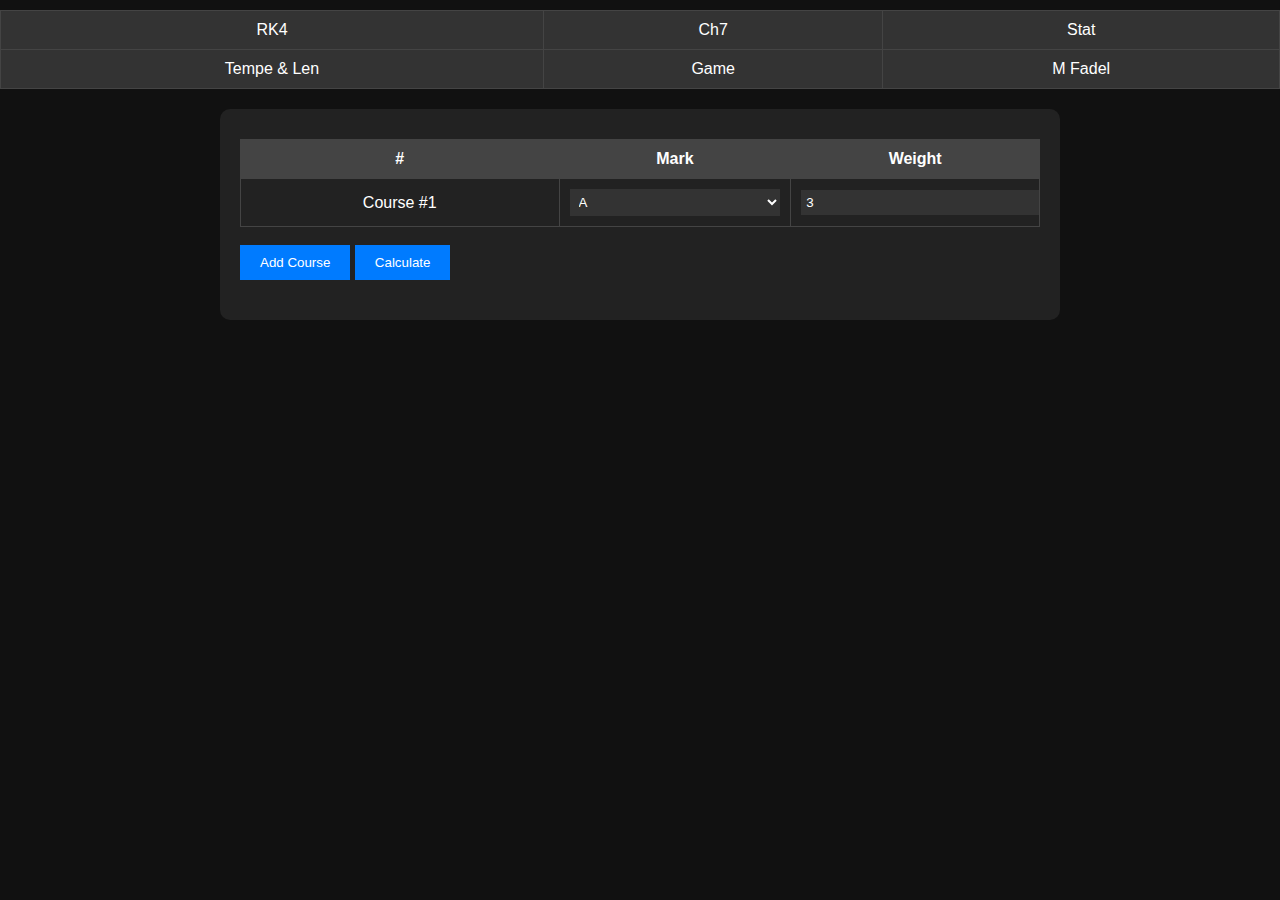
<file: index.html>
<!DOCTYPE html>
<html lang="en">
<head>
    <meta charset="UTF-8">
    <meta name="viewport" content="width=device-width, initial-scale=1.0">
    <title>AlyaF3i</title>
    <link rel="stylesheet" type="text/css" href="styles.css">
    <script src="script.js"></script>

</head>
<body>
    <table id="Pageheader">
        <tr>
            <td onclick="window.location.href='RK4.html'">RK4</td>
            <td onclick="window.location.href='CH7.html'">Ch7</td>
            <td onclick="window.location.href='Calc.html'">Stat</td>
        </tr>
        <tr>
            <td onclick="window.location.href='Calculator/index.html'">Tempe & Len</td>
            <td onclick="window.location.href='game/index.html'">Game</td>
            <td onclick="window.location.href='MFadel.html'">M Fadel</td>
        </tr>
    </table>

    <form method="post" onsubmit="return false">

        <table id="normalTable">
            <thead>
                <tr>
                    <th>#</th>
                    <th>Mark</th>
                    <th>Weight</th>
                </tr>
            </thead>
            <tbody id="courseList">
                <!-- Existing course rows will go here -->
                <tr>
                    <td>Course #1</td>
                    <td>
                        <select name="m1" id="1">
                            <option value="4">A</option>
                            <option value="3.5">B+</option>
                            <option value="3">B</option>
                            <option value="2.5">C+</option>
                            <option value="2">C</option>
                            <option value="1.5">D+</option>
                            <option value="1">D</option>
                            <option value="0">F</option>
                        </select>
                    </td>
                    <td><input type="number" name="w1" max="4" min="0" step="1" value="3"></td>
                </tr>
            </tbody>
        </table>
        <br>
        <button onclick="addCourse()">Add Course</button>
        <button onclick="calculateGPA()">Calculate</button>
        <h2 id="gpaOutput"></h2>
    </form>
    

</body>
</html>
</file>
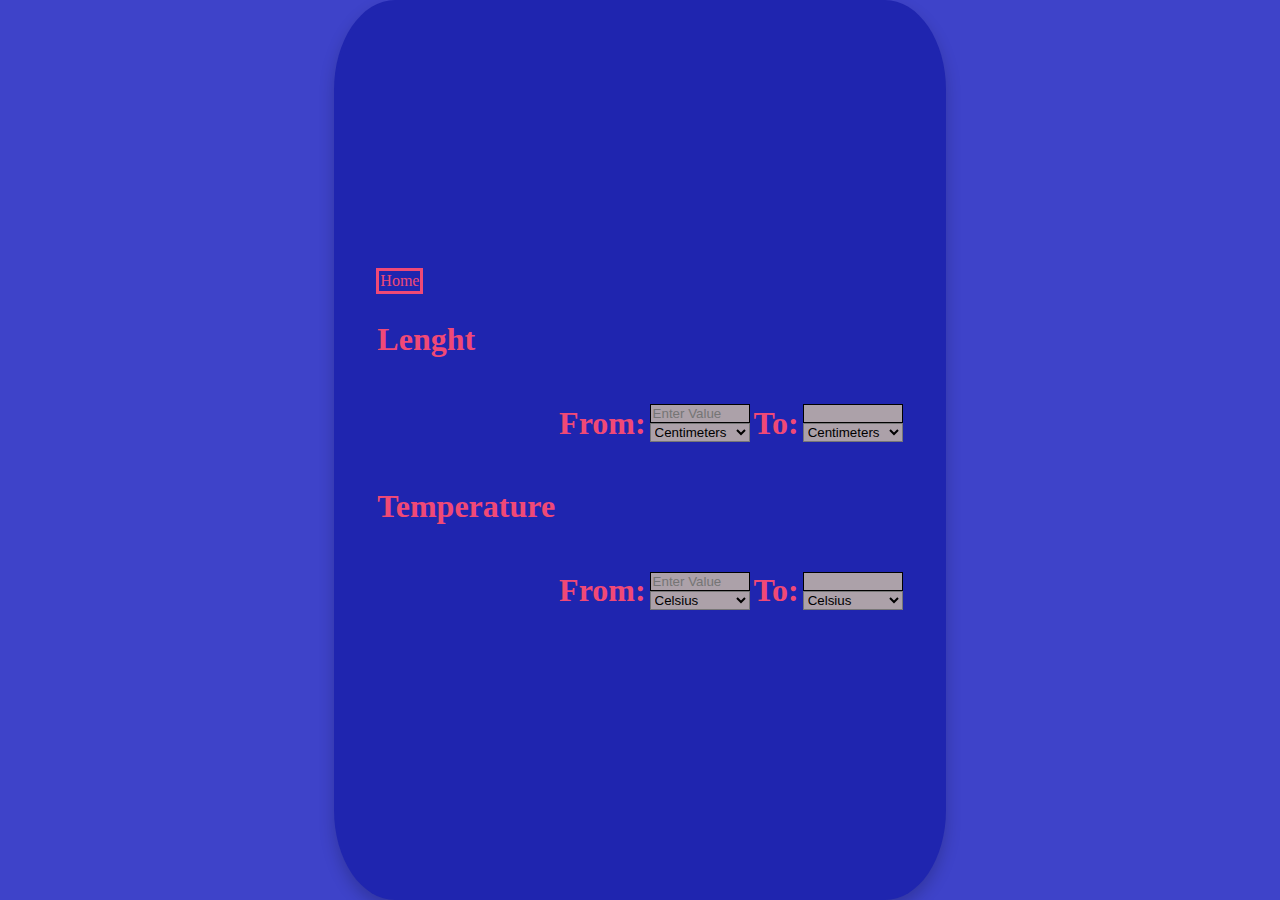
<file: Calculator/index.html>
<!DOCTYPE html>
<html lang="en">

<head>
    <meta charset="UTF-8">
    <meta http-equiv="X-UA-Compatible" content="IE=edge">
    <meta name="viewport" content="width=device-width, initial-scale=1.0">
    <title>Challenge</title>
    <link rel="stylesheet" type="text/css" href="style.css">
    <style>
        #form td {
            margin: 5px;
        }

    </style>
    <script>
        function calculateDistance() {
            let temp = toMeter(ID("fromDn") * 1, ID("Fromd"));
            let num = FromMeter(temp, ID("tod"));
            document.getElementById("toDn").value = `${num}`;
        }
        function ID(string) {
            return document.getElementById(string).value;
        }
        function FromMeter(num, name) {
            if (name == "cm")
                return num * 100;
            if (name === "m")
                return num;
            if (name === "km")
                return num / 1000;
            if (name === "ml")
                return num/1609.344;
            if (name === "yard")
                return num * 1.0936133;
            if (name === "ft")
                return num * 3.28;
            if (name === "inch")
                return num * 39.37;
        }
        function toMeter(num, name) {
            if (name == "cm")
                return num / 100;
            if (name === "m")
                return num;
            if (name === "km")
                return num * 1000;
            if (name === "ml")
                return 1609.344 * num;
            if (name === "yard")
                return num / 1.0936133;
            if (name === "ft")
                return num / 3.28;
            if (name === "inch")
                return num / 39.37;
        }
        function calculateTemp() {
            let temp = toCelsius(ID("fromTn") * 1, ID("Fromt"));
            let num = FromCelsius(temp, ID("tot"));
            document.getElementById("toTn").value = `${num}`;
        }
        function ID(string) {
            return document.getElementById(string).value;
        }
        function FromCelsius(num, name) {
            if (name == "f")
                return (num) * 9 / 5 + 32;
            else if (name === "k")
                return num + 273.15;
            else
                return num;

        }
        function toCelsius(num, name) {
            if (name == "f")
                return (num - 32) * 5 / 9;
            else if (name === "k")
                return num - 273.15;
            else
                return num;

        }
    </script>
</head>
<table style="border: 3 solid #f04976; background-color: ;">
    <tr>
        <td style="border: 3px solid #f04976; background-color:  #1f25AF; color:#f04976; " onclick="window.location.href='../index.html'">Home</td>
    </tr>
</table>
<body>
    <form onsubmit="return false;">
        <table id="form">
            <tr>
                <td colspan="4"><h1>Lenght</h1></td>
            </tr>
            <tr>
                <td></td>
                <td>
                    <h1>From: </h1>
                </td>
                <td>
                    <input placeholder="Enter Value" type="number" oninput="calculateDistance()" id="fromDn" step="0.0001"><br>
                    <select oninput="calculateDistance()" id="Fromd">
                        <option value="cm">Centimeters</option>
                        <option value="m">Meters</option>
                        <option value="km">Kilometers</option>
                        <option value="ml">Miles</option>
                        <option value="yard">Yard</option>
                        <option value="ft">Foot</option>
                        <option value="inch">Inch</option>
                    </select>
                </td>
                <td>
                    <h1>To: </h1>
                </td>
                <td>
                    <input type="text" id="toDn" step="0.0001" disabled><br>
                    <select oninput="calculateDistance()" id="tod">
                        <option value="cm">Centimeters</option>
                        <option value="m">Meters</option>
                        <option value="km">Kilometers</option>
                        <option value="ml">Miles</option>
                        <option value="yard">Yard</option>
                        <option value="ft">Foot</option>
                        <option value="inch">Inch</option>
                    </select>
                </td>
            </tr>
            <tr>
                <td><h1>Temperature</h1></td>
            </tr>

            <tr>
                <td></td>
                <td>
                    <h1>From: </h1>
                </td>
                <td>
                    <input placeholder="Enter Value" oninput="calculateTemp()" type="number" id="fromTn" step="0.0001"><br>
                    <select oninput="calculateTemp()" id="Fromt">
                        <option value="c">Celsius</option>
                        <option value="f">Fahrenheit</option>
                        <option value="k">Kelvin</option>
                    </select>
                </td>
                <td>
                    <h1 colspan="6">To: </h1>
                </td>
                <td>
                    <input type="text" id="toTn" step="0.0001" disabled><br>
                    <select oninput="calculateTemp()" id="tot">
                        <option value="c">Celsius</option>
                        <option value="f">Fahrenheit</option>
                        <option value="k">Kelvin</option>
                    </select>
                </td>
            </tr>

        </table>
    </form>
</body>

</html>
</file>
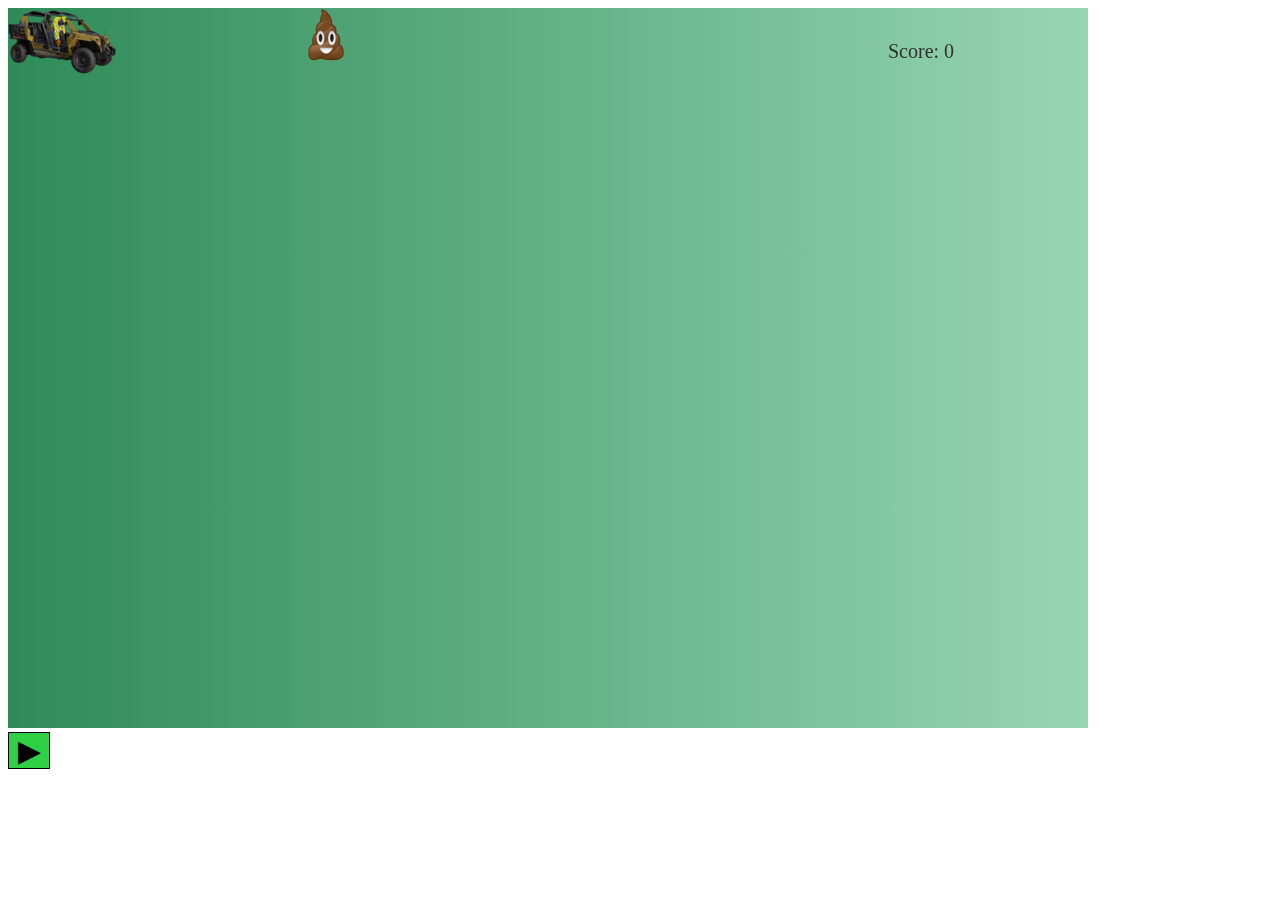
<file: game/index.html>
<!DOCTYPE html>
<html lang="en">
<head>
    <style>
    </style>
    <title>The Best's Game</title>
    <style>
        #audiobtn{
            font-size: 30px;
            border: 1px solid black;
            width: 40px;
            text-align: center;
        }
    </style>

</head>
<body onload="startGame()">
    <script>
        function audio(){
            if (document.getElementById('audio').paused){
                document.getElementById('audiobtn').innerText = "■"/*"&#9654"*/;
                document.getElementById('audiobtn').style = "background-color: rgb(255, 100, 100);"
                document.getElementById('audio').play();
            }else{
                document.getElementById('audiobtn').innerText = "▶"/*"&#9632"*/;
                document.getElementById('audiobtn').style = "background-color: rgb(45, 209, 67);"
                document.getElementById('audio').pause();
            }
        }
        //
        //Variables
        //
        var myGamePiece;
        var Monsters = [];
        var score = 0;
        var loop;
        var coin;
        var coins_val = 50;
        //
        //
        //
        function startGame() {
            myGameArea.start();
            myGamePiece = new Character(108, 72, 0, 0,5, 'Character');
            coin = new Character(36, 54, 300, 0,1, 'Cholat', true);
            loop = setInterval(updateGame,50);
        }
        
        var myGameArea = {
            canvas  : document.createElement("canvas"),
            start   : function() {
                this.canvas.id = "MyCanvas";
                this.canvas.style = "background-image: linear-gradient(to right, seagreen, rgb(152, 214, 179))";
                this.canvas.width = 1080;
                this.canvas.height = 720;
                this.context = this.canvas.getContext("2d");
                document.body.prepend(this.canvas);
            },
            updateScore : function(){
                this.context.font = "20px Comic Sans MS";
                this.context.fillStyle = "#303030";
                this.context.textAlign = "left";
                this.context.fillText(`Score: ${score}`, this.canvas.width - 200, 50);
            },
            clear : function() {
                this.context.clearRect(0, 0, this.canvas.width, this.canvas.height);
                this.updateScore();
            },
            end : function(){
                this.clear();
                document.body.removeEventListener('onkeydown',console.log("You Lost Don't Watch The Logs"));
                this.context.font = "100px Comic Sans MS";
                this.context.fillStyle = "red";
                this.context.textAlign = "center";
                this.context.fillText("You lost", this.canvas.width/2, this.canvas.height/2-45);
                this.context.fillText(`Your Score: ${score}`, this.canvas.width/2, this.canvas.height/2+45);
            }
        }

        document.body.addEventListener('keypress', event => {
            let key = event.key.toLowerCase();
            if (key === 'w'){
                myGamePiece.update('up');
            } else if (key === 's'){
                myGamePiece.update('down');
            }else if (key === 'd'){
                myGamePiece.update('right');
            }else if (key === 'a'){
                myGamePiece.update('left');
            }
        });

        function Character(width, height, x, y, speed, img_name, looks_same = false) {
            this.spong = new Image();
            this.img_name = img_name;
            this.looks_same = looks_same;
            this.spong.src = this.looks_same?`img/${this.img_name}.png`:`img/${img_name}Right.png`;
            this.width = width;
            this.height = height;
            this.x = x;
            this.y = y;
            this.speed = speed;
            myGameArea.context.drawImage(this.spong,this.x,this.y,this.width,this.height);
            this.UpdateXY = function(x,y){
                if (x + this.width > myGameArea.width)
                    x = myGameArea.width - this.width;
                else if (x < 0)
                    x = 0;
                if (y + this.height > myGameArea.height)
                    y = myGameArea.height - this.height;
                else if (y < 0)
                    y = 0;
                this.x = x;
                this.y = y
            }
            this.right = function(){
                this.spong.src = this.looks_same?`img/${this.img_name}.png`:`img/${this.img_name}Right.png`;
                if (this.width < this.height){
                    let temp = this.width;
                    this.width = this.height;
                    this.height = temp;
                }
                this.UpdateXY(this.x + this.speed, this.y);
            }
            this.left = function(){

                this.spong.src = this.looks_same?`img/${this.img_name}.png`:`img/${this.img_name}Left.png`;
                if (this.width < this.height){
                    let temp = this.width;
                    this.width = this.height;
                    this.height = temp;
                }
                this.UpdateXY(this.x - this.speed, this.y);
            }
            this.up = function(){
                this.spong.src = this.looks_same?`img/${this.img_name}.png`:`img/${this.img_name}Up.png`;
                if (this.width > this.height){
                    let temp = this.width;
                    this.width = this.height;
                    this.height = temp;
                }
                this.UpdateXY(this.x, this.y - this.speed);
            }
            this.down = function(){
                this.spong.src = this.looks_same?`img/${this.img_name}.png`:`img/${this.img_name}Down.png`;
                if (this.width > this.height){
                    let temp = this.width;
                    this.width = this.height;
                    this.height = temp;
                }
                this.UpdateXY(this.x, this.y + this.speed);
            }
            this.update = function(way){
                switch (way){
                    case "right":
                        this.right();
                        break;
                    case "left":
                        this.left();
                        break;
                    case "up":
                        this.up();
                        break;
                    case "down":
                        this.down();
                }
            }
            this.draw = function (){
                myGameArea.context.drawImage(this.spong,this.x,this.y,this.width,this.height);
            }
            this.updateMonster = (output) => {
                if(output[0]===-1){
                    this.left();
                }else if (output[0] === 1){
                    this.right();
                }else{}
                if(output[1] === 1){
                    this.down();
                }else if (output[1] === -1){
                    this.up();
                }
            }
            this.isCollapse = function(){
                let myleft = this.x;
                let myright = this.x + (this.width);
                let mytop = this.y;
                let mybottom = this.y + (this.height);
                let otherleft = myGamePiece.x;
                let otherright = myGamePiece.x + (myGamePiece.width);
                let othertop = myGamePiece.y;
                let otherbottom = myGamePiece.y + (myGamePiece.height);
                if ((mybottom < othertop) || (mytop > otherbottom) || (myright < otherleft) || (myleft > otherright)) {
                    return false;
                }
                return true;
            }
        }
        
        function newMonster(){
            if (Monsters.length > 10)
                return ;
            let x = Math.floor(Math.random() * myGameArea.width);
            let y = Math.floor(Math.random() * myGameArea.height);
            let i = Math.round(Math.random());
            var temp = new Character(i===0?108:50, i===0?72:50, x, y, Math.floor((Math.random()+(1/(myGamePiece.speed-2))) * (myGamePiece.speed-2) ), ['Monster','Ghost'][i], i === 1);
            while (temp.isCollapse() || (temp.x + temp.width) > myGameArea.canvas.width || (temp.y + temp.height) > myGameArea.canvas.height)
            {
                temp.x = Math.floor(Math.random() * myGameArea.canvas.width);
                temp.y = Math.floor(Math.random() * myGameArea.canvas.height);
            }
            Monsters.push(temp);
        }
        function AddOrNot(){
            let a = score / (coins_val * 2);
            return a > Monsters.length;
        }
        function newThing(){
            /*let x = Math.floor(Math.random() * myGameArea.width);
            let y = Math.floor(Math.random() * myGameArea.height);
            let temp = new Character(108, 72, x, y, Math.floor(Math.random() * myGamePiece.speed), 'Girrafe',true);*/
            while (coin.isCollapse() ||
             (coin.x + coin.width) > myGameArea.canvas.width || 
             (coin.y + coin.height) > myGameArea.canvas.height
            )
            {
                coin.x = Math.floor(Math.random() * myGameArea.canvas.width);
                coin.y = Math.floor(Math.random() * myGameArea.canvas.height);
            }
            //coin = temp;
        }

        function follow(monster){
            let speed = monster.speed;
            let targetX = myGamePiece.x;
            let targetY = myGamePiece.y;
            let output = [1,1];
            if (monster.x > targetX)
                output[0] = -1
            else if (monster.x === targetX)
                output[0] = 0;
            if (monster.y > targetY)
                output[1] = -1;
            else if (monster.y === targetY)
                output[1] = 0;

            monster.updateMonster(output);
            }
        
        
        
        document.body.addEventListener('onkeydown', event =>{
            let key = event.key.toLowerCase();
            switch(key){
                case "arrowdown":
                    this.update('down');
                    break;
                case "arrowup":
                    this.update('up');
                    break;
                case "arrowleft":
                    this.update('left');
                    break;
                case "arrowright":
                    this.update('right');
            }

        });
        function updateGame(){
            myGameArea.clear();
            coin.draw();
            myGamePiece.draw();
            Monsters.forEach(Monster =>{
                follow(Monster);
                Monster.draw(); 
                if(Monster.isCollapse()){
                    clearInterval(loop);
                    console.log('done');
                    myGameArea.end();
                }
            });
            if (AddOrNot())
                newMonster();
            if (coin.isCollapse()){
                score += coins_val;
                console.log('I ate it');
                newThing();
            }
        }

    </script>
    <audio id="audio" loop>
        <source src="audio/Alan.mp3" type="audio/mpeg">
        <source src="audio/LaFama.mp3" type="audio/mpeg">
    </audio>
        <div id = "audiobtn" onclick="audio()" style="background-color: rgb(45, 209, 67);">&#9654</div>
</body>
</html>
</file>
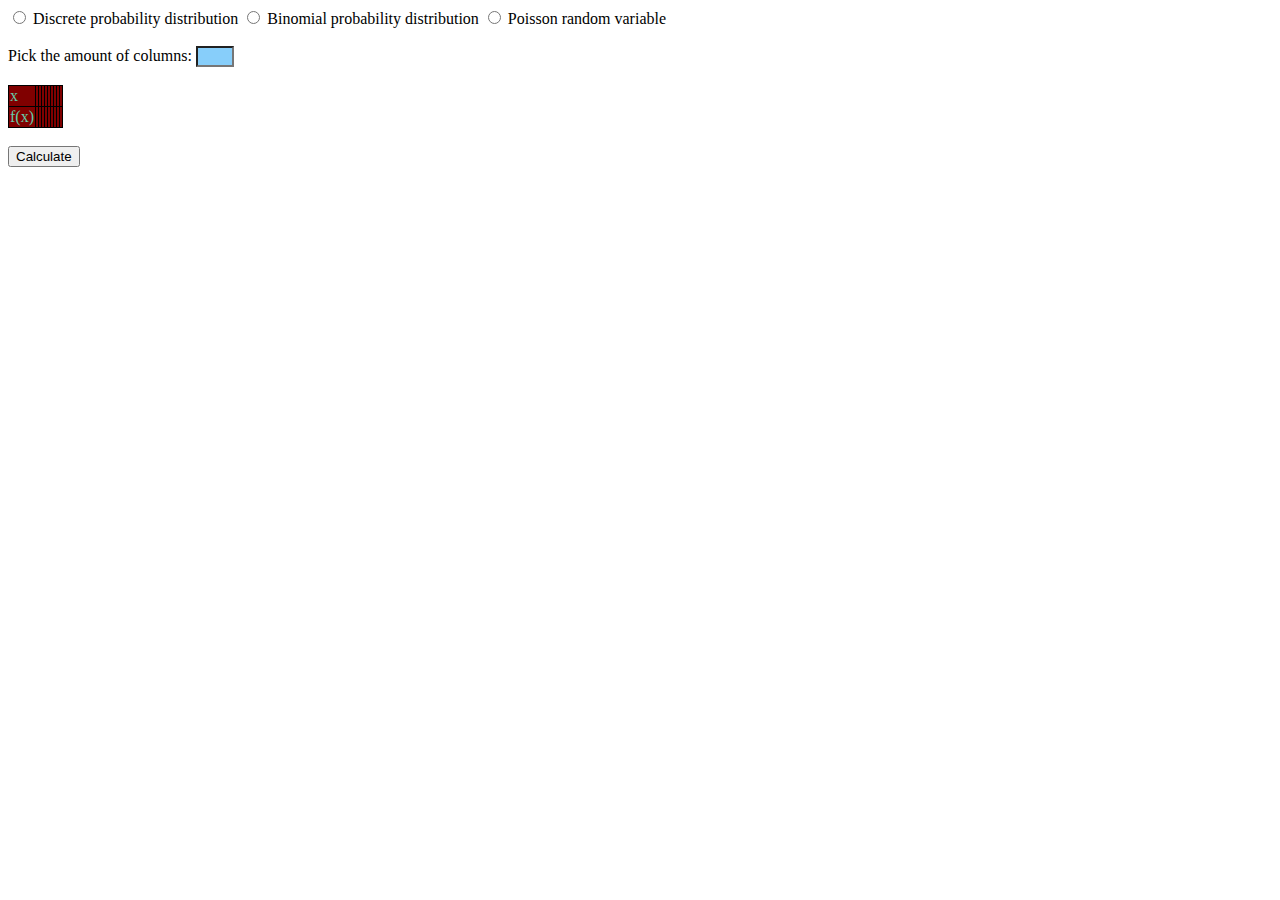
<file: Calc.html>
<!DOCTYPE html>
    <html lang="en">
      <head>
            <link rel="stylesheet" href="css/style.css">
            <script type="text/javascript" src="js/script.js"></script>
        </head>
        <body>
        <form id="form1">
             
            <input type="radio" id="method" name="method" onchange="show('discrete')" />
            <label for="method">Discrete probability distribution</label>
                <input type="radio" name="method" onchange="show('binomial')" />
                <label>Binomial probability distribution</label>
                <input type="radio" name="method" onchange="show('poisson')" />
                <label>Poisson random variable</label><br><br>
            <label for="amount">Pick the amount of columns: </label>
            <input type="number" id="amount" onchange="change()" min="0"><br><br>
            <table class="data">
                <tr>
                    <td>x</td>
                    <td><input type="hidden" id="1" step="0.01"/></td>
                    <td><input type="hidden" id="2" step="0.01"/></td>
                    <td><input type="hidden" id="3" step="0.01"/></td>
                    <td><input type="hidden" id="4" step="0.01"/></td>
                    <td><input type="hidden" id="5" step="0.01"/></td>
                    <td><input type="hidden" id="6" step="0.01"/></td>
                    <td><input type="hidden" id="7" step="0.01"/></td>
                    <td><input type="hidden" id="8" step="0.01"/></td>
                    <td><input type="hidden" id="9" step="0.01"/></td>
                </tr>
                <tr>
                    <td>f(x)</td>
                    <td><input type="hidden" id="10" step="0.01"/></td>
                    <td><input type="hidden" id="20" step="0.01"/></td>
                    <td><input type="hidden" id="30" step="0.01"/></td>
                    <td><input type="hidden" id="40" step="0.01"/></td>
                    <td><input type="hidden" id="50" step="0.01"/></td>
                    <td><input type="hidden" id="60" step="0.01"/></td>
                    <td><input type="hidden" id="70" step="0.01"/></td>
                    <td><input type="hidden" id="80" step="0.01"/></td>
                    <td><input type="hidden" id="90" step="0.01"/></td>
                </tr>
            </table><br>
            <input type="button" onclick="calc()" value="Calculate"/>
            <div class="block" id="discrete">
            </div>
            <div class="block" id="binomial">
                <h1>Binomial probability distribution</h1>
                <form id="Bino" >
                    <label>Trials: </label><input type="number"  id="trials"><br>
                    <label>p: </label><input type="number"  id="p" step="0.01" max="1" min="0"><br>
                    <label>Probability of X</label>
                    <select name="sign" id="sign">
                        <option value="0"><span>&#62;</span></option>
                        <option value="1">≥</option>
                        <option value="2"><span>&#60;</span></option>
                        <option value="3">≤</option>
                        <option value="4">=</option>
                      </select>
                    <input type="number" id="BinoNumber">
                </form>
            </div>
            <div class="block" id="poisson">
                <h1>Poisson random variable</h1>
                <form id="Bino" >
                    <label>Expected Value: </label><input type="number"  id="PoissonMean"><br>
                    <label>Probability of X</label>
                    <select name="signP" id="PoissonSign">
                        <option value="0"><span>&#62;</span></option>
                        <option value="1">≥</option>
                        <option value="2"><span>&#60;</span></option>
                        <option value="3">≤</option>
                        <option value="4">=</option>
                      </select>
                    <input type="number" id="PoissonNumber" step="0.01" max="1" min="0">
                </form>
            </div>
        </form>
        <div id="answer"></div>
        </body>
    </html>
</file>
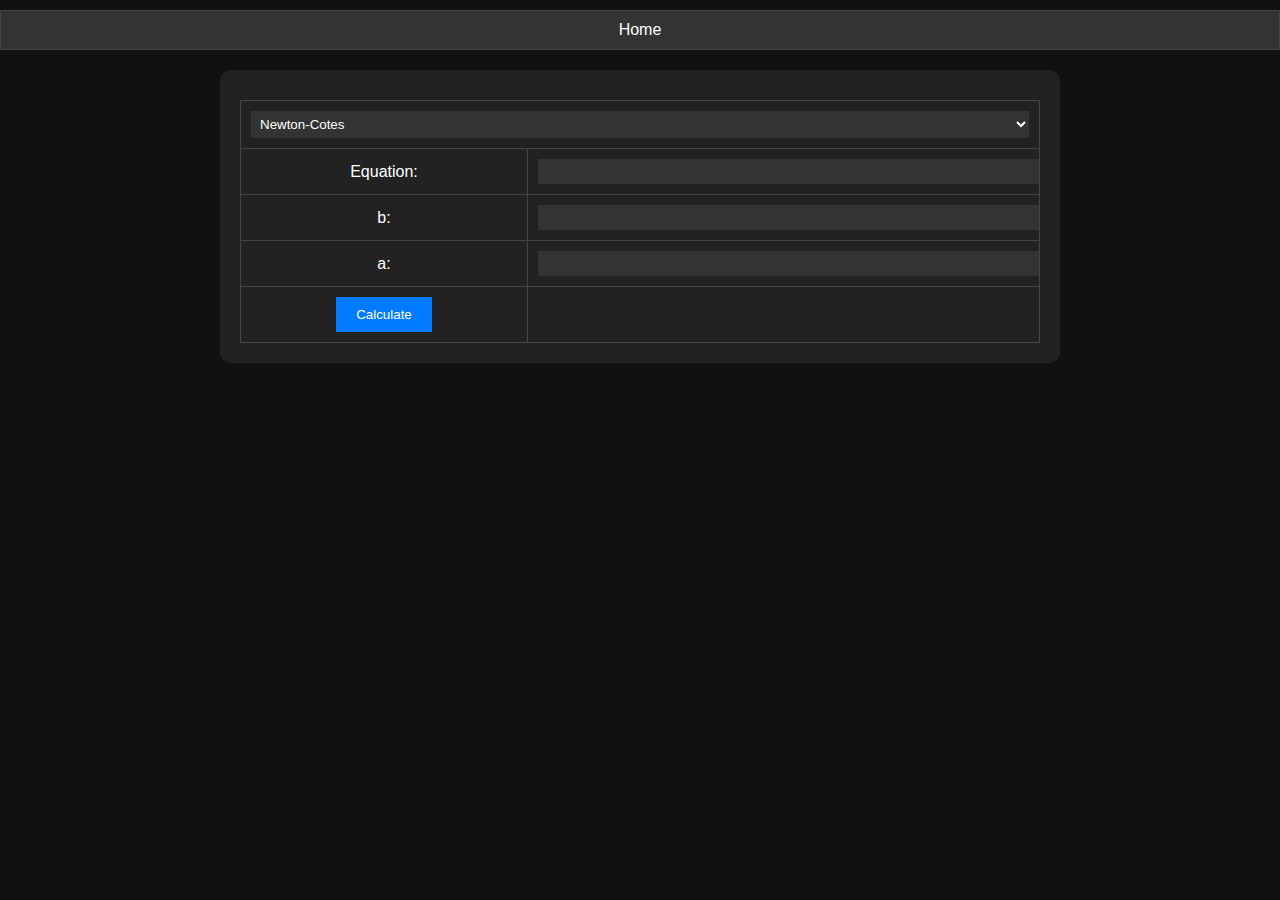
<file: CH7.html>
<!DOCTYPE html>
<html lang="en">
<head>
    <title>CH7</title>
    <link rel="stylesheet" href="styles.css">
    <script type="text/javascript" src="script.js"></script>
</head>
<body>
    <table id="Pageheader">
        <tr>
            <td onclick="window.location.href='index.html'">Home</td>
        </tr>
    </table>
    <form onsubmit="return false;">
        <table>
        <tr>
            <td colspan="2">
                <select style="width:100%" name="method" id="method">
                    <option value="0">Newton-Cotes</option>
                    <option value="1">Simpson's</option>
                    <option value="2">Simpson's 8/3</option>
                    <option value="3">Boole's</option>
                </select>
            </td>
        </tr>
        <tr>
            <td>Equation: </td>
            <td><input type="text" id="equation"></td>
        </tr>
        <tr>
            <td>b: </td>
            <td><input type="number" id="b"></td>
        </tr>
        <tr>
            <td>a: </td>
            <td><input type="number" id="a"></td>
        </tr>
        <tr>
            <td><button onclick="integration()" >Calculate</button></td>
        </tr>
        </table>
    </form>
    <div id="solution">
    </div>
</body>
</html>
</file>
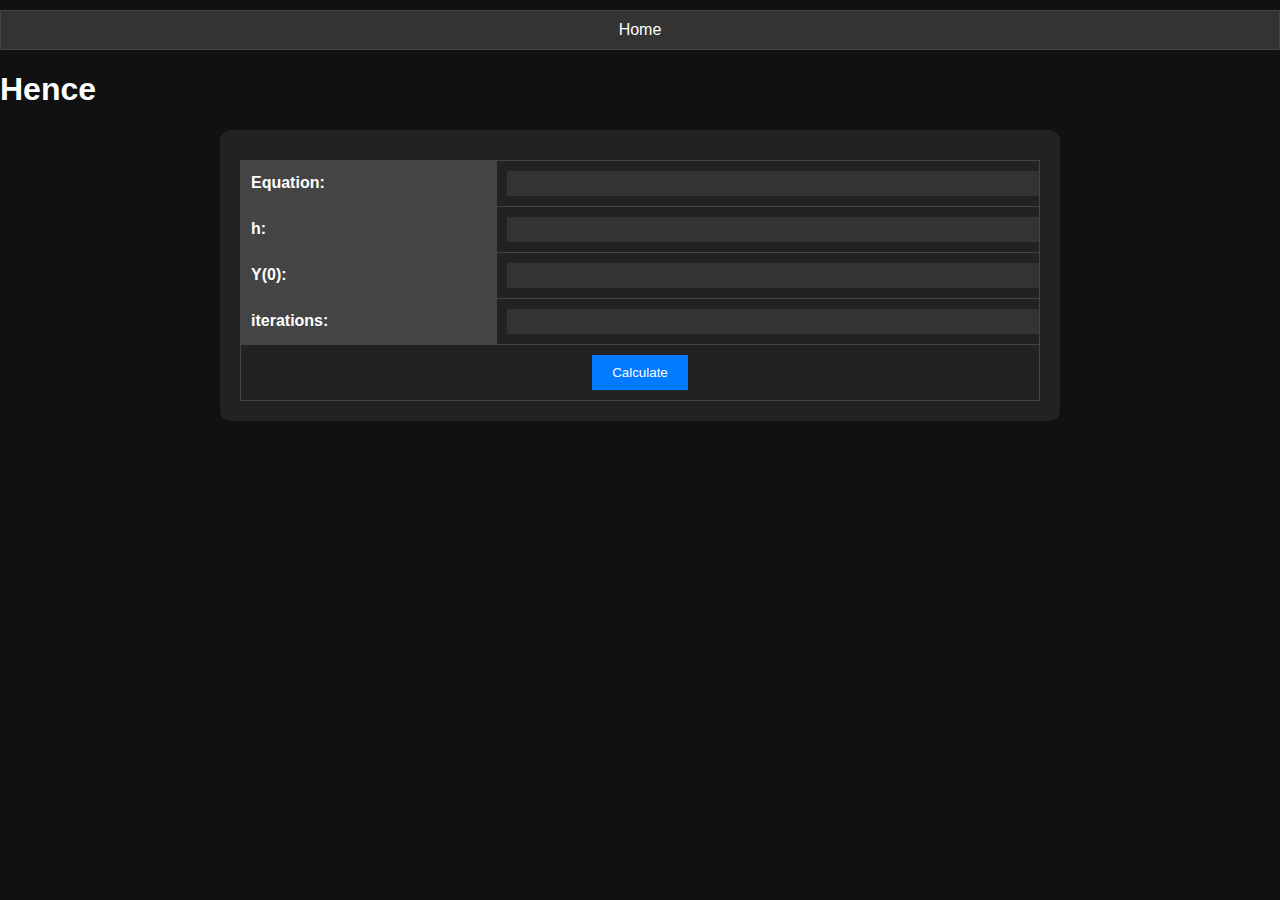
<file: Hence.html>
<!DOCTYPE html>
<html lang="en">
<head>
    <style>
        #solution th,#solution td{
            border: 2px solid black;
            border-collapse: collapse;
        }
        form th{
            text-align: left;
        }
    </style>
    <link rel="stylesheet" href="styles.css">
    <title>RK4 Calculator</title>
    <script type="text/javascript" src="script.js"></script>
</head>
<body>
    <table id="Pageheader">
        <tr>
            <td onclick="window.location.href='index.html'">Home</td>
        </tr>
    </table>
    <h1>Hence</h1>
    <form onsubmit="return false;" >
        <table >
        <tr>
            <th>Equation:</th> <td><input type="text" name="equation" id="equation"></td>
        </tr>
        <tr>
            <th> h: </th><td><input type="number" name="h" id="h" step="0.001"></td>
        </tr>
        <tr>
            <th>Y(0): </th><td><input type="number" name="y0" id="y0"></td>
        </tr>
        <tr>
            <th>iterations: </th><td><input type="number" name="iterations" id="iterations"></td>
        </tr>
        <tr>
            <td colspan="2">
        <button onclick="calculateHence()">Calculate</button></td>
        </tr>
        </table>
    </form>
    <table id="solution">

    </table>
</body>
</html>
</file>
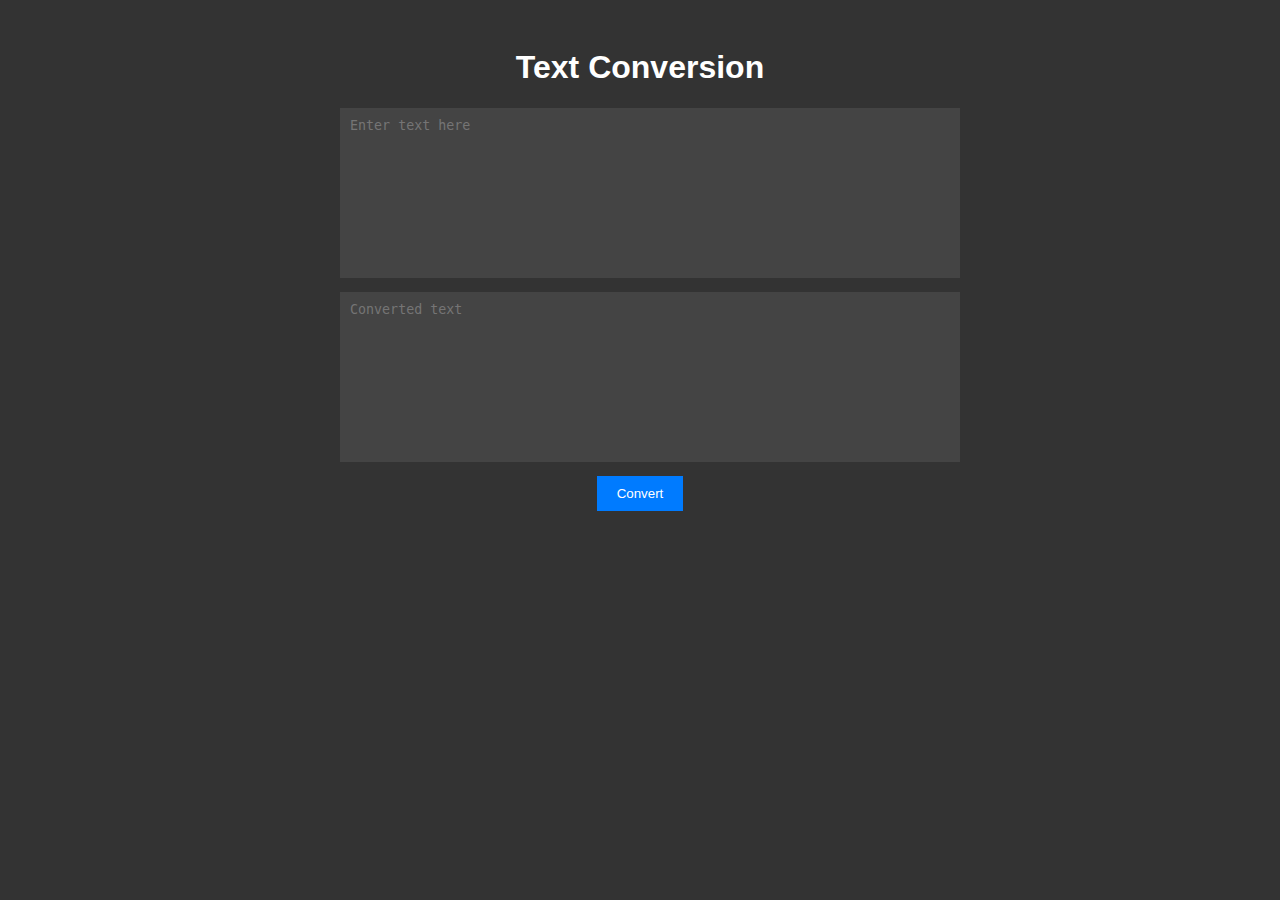
<file: MFadel.html>
<!DOCTYPE html>
<html lang="en">
<head>
    <meta charset="UTF-8">
    <meta name="viewport" content="width=device-width, initial-scale=1.0">
    <title>Text Conversion</title>
    <style>
        body {
            background-color: #333;
            color: #fff;
            font-family: Arial, sans-serif;
        }

        .container {
            max-width: 600px;
            margin: 0 auto;
            padding: 20px;
            text-align: center;
        }

        textarea {
            width: 100%;
            height: 150px;
            padding: 10px;
            margin-bottom: 10px;
            background-color: #444;
            color: #fff;
            border: none;
            resize: none;
        }

        button {
            padding: 10px 20px;
            background-color: #007bff;
            color: #fff;
            border: none;
            cursor: pointer;
        }

        button:hover {
            background-color: #0056b3;
        }
    </style>
</head>
<body>
    <div class="container">
        <h1>Text Conversion</h1>
        <textarea id="textInput" placeholder="Enter text here"></textarea>
        <textarea id="output" placeholder="Converted text" readonly></textarea>
        <button onclick="convertText()">Convert</button>
    </div>

    <script>
        function convertText() {
            const inputText = document.getElementById('textInput').value;
            const trimmedText = inputText.trim();
            const splitText = trimmedText.split('\n').map(line => line.trim());
            const formattedText = `('${splitText.join("', '")}')`;
            
            document.getElementById('output').value = formattedText;
        }
    </script>
</body>
</html>
</file>
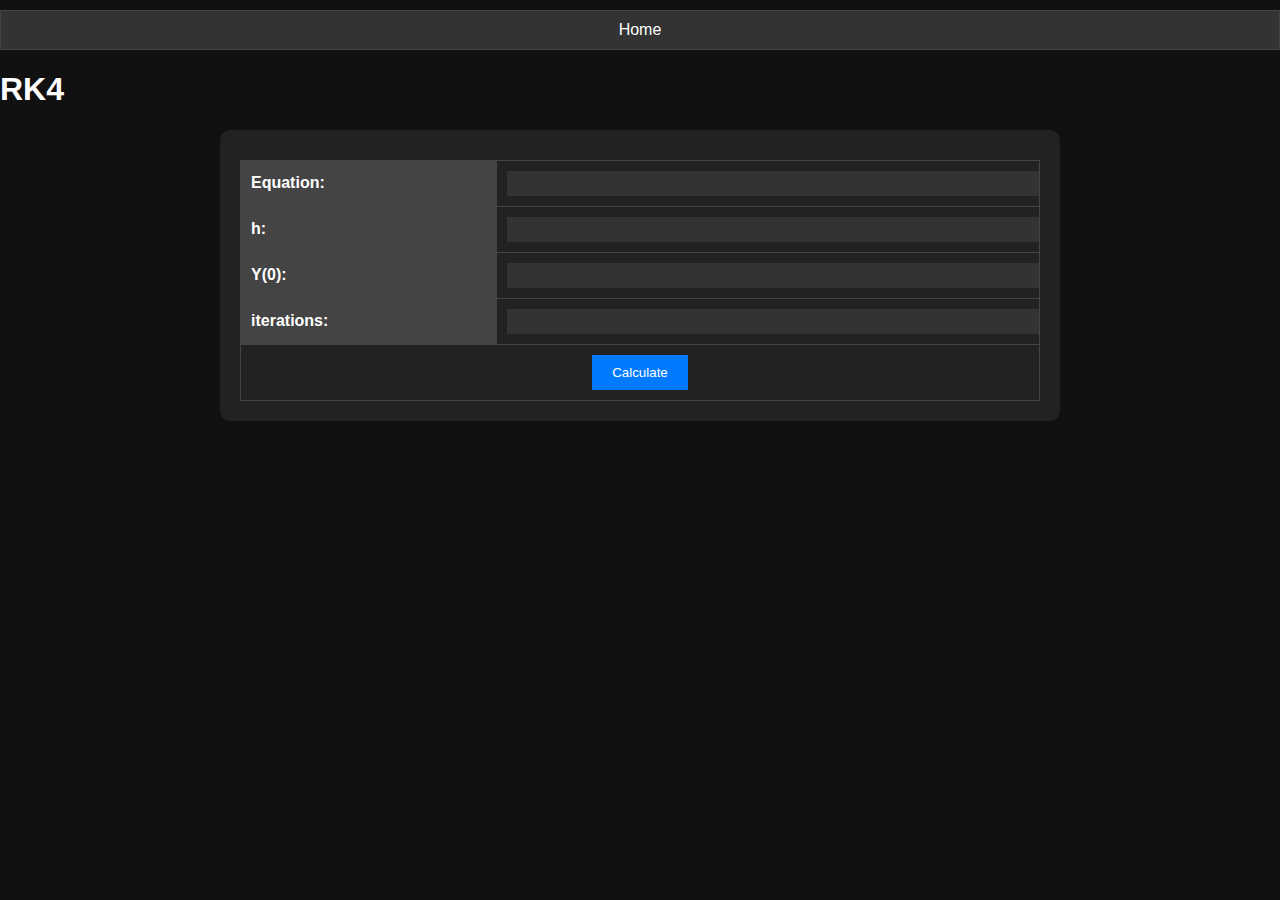
<file: RK4.html>
<!DOCTYPE html>
<html lang="en">
<head>
    <style>
        #solution th,#solution td{
            border: 2px solid black;
            border-collapse: collapse;
        }
        form th{
            text-align: left;
        }
    </style>
    <link rel="stylesheet" href="styles.css">
    <title>RK4 Calculator</title>
    <script type="text/javascript" src="script.js"></script>
</head>
<body>
    <table id="Pageheader">
        <tr>
            <td onclick="window.location.href='index.html'">Home</td>
        </tr>
    </table>
    <h1>RK4</h1>
    <form onsubmit="return false;" >
        <table >
        <tr>
            <th>Equation:</th> <td><input type="text" name="equation" id="equation"></td>
        </tr>
        <tr>
            <th> h: </th><td><input type="number" name="h" id="h" step="0.001"></td>
        </tr>
        <tr>
            <th>Y(0): </th><td><input type="number" name="y0" id="y0"></td>
        </tr>
        <tr>
            <th>iterations: </th><td><input type="number" name="iterations" id="iterations"></td>
        </tr>
        <tr>
            <td colspan="2">
        <button onclick="calculate()">Calculate</button></td>
        </tr>
        </table>
    </form>
    <table id="solution">

    </table>
</body>
</html>
</file>
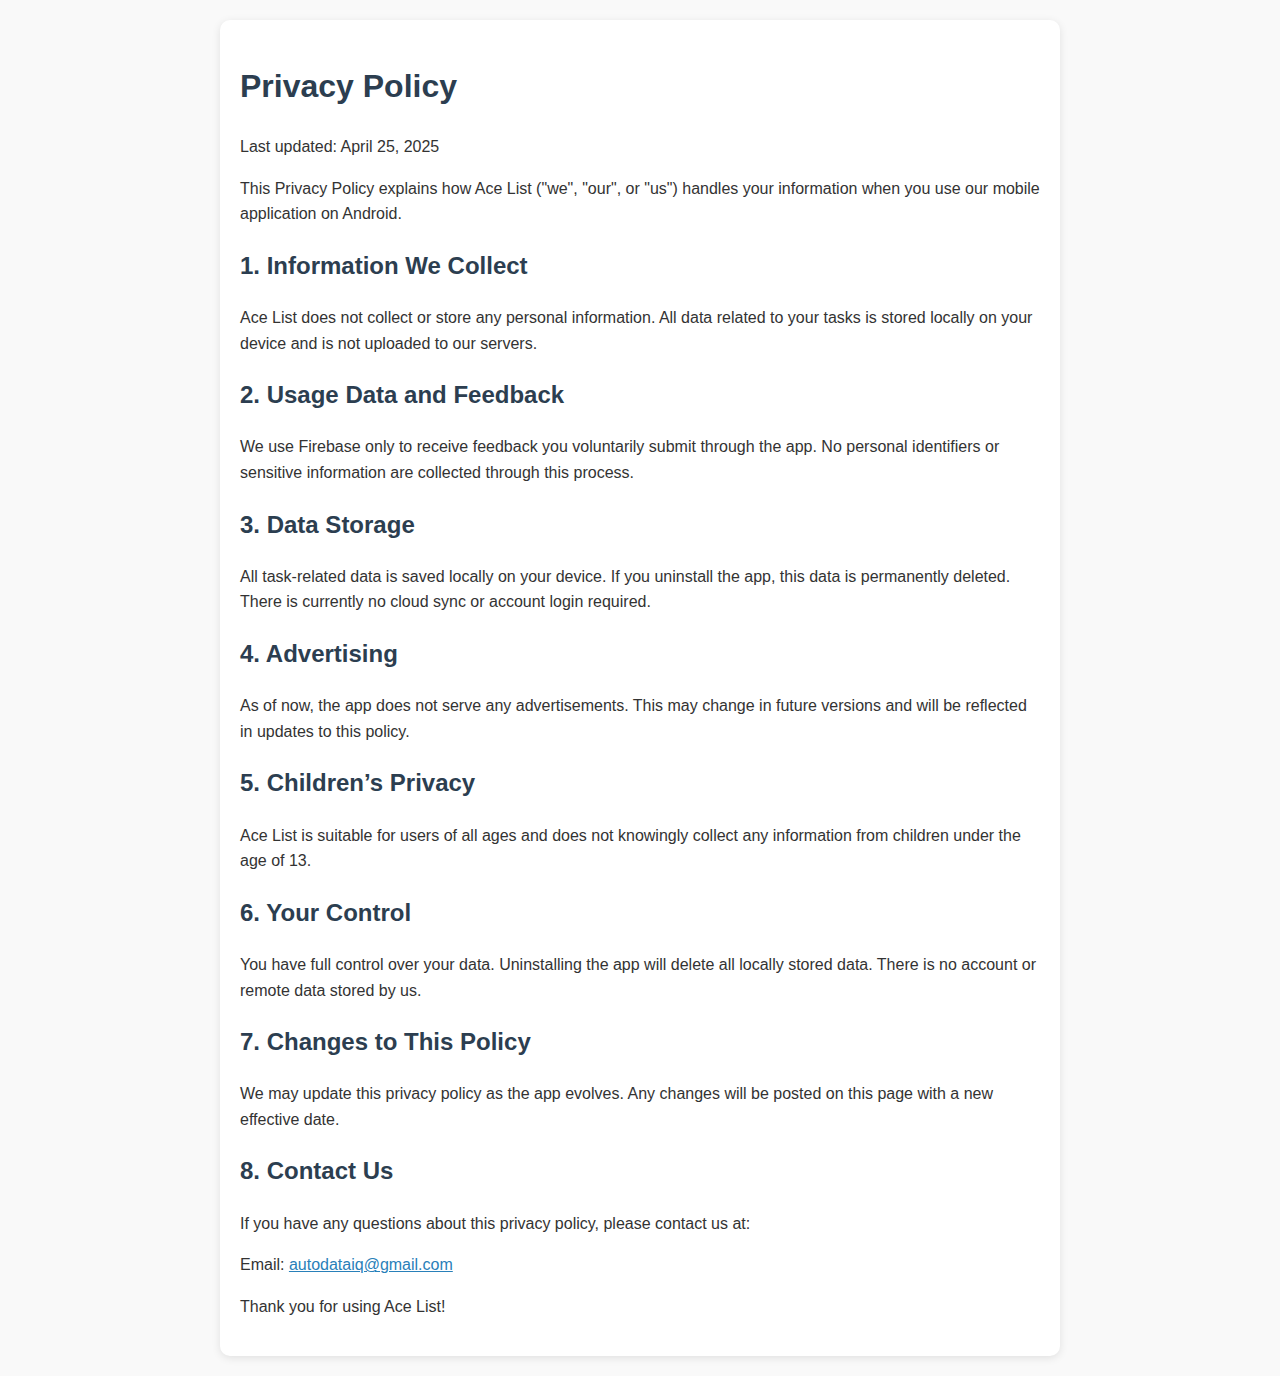
<file: to_ace_list_privacy.html>
<!DOCTYPE html>
<html lang="en">
<head>
  <meta charset="UTF-8" />
  <meta name="viewport" content="width=device-width, initial-scale=1" />
  <title>Ace List – Privacy Policy</title>
  <style>
    body {
      font-family: Arial, sans-serif;
      margin: 20px;
      line-height: 1.6;
      background-color: #f9f9f9;
      color: #333;
    }
    h1, h2 {
      color: #2c3e50;
    }
    a {
      color: #2980b9;
    }
    .container {
      max-width: 800px;
      margin: auto;
      background: white;
      padding: 20px;
      border-radius: 10px;
      box-shadow: 0 2px 8px rgba(0,0,0,0.1);
    }
  </style>
</head>
<body>
  <div class="container">
    <h1>Privacy Policy</h1>
    <p>Last updated: April 25, 2025</p>

    <p>This Privacy Policy explains how Ace List ("we", "our", or "us") handles your information when you use our mobile application on Android.</p>

    <h2>1. Information We Collect</h2>
    <p>Ace List does not collect or store any personal information. All data related to your tasks is stored locally on your device and is not uploaded to our servers.</p>

    <h2>2. Usage Data and Feedback</h2>
    <p>We use Firebase only to receive feedback you voluntarily submit through the app. No personal identifiers or sensitive information are collected through this process.</p>

    <h2>3. Data Storage</h2>
    <p>All task-related data is saved locally on your device. If you uninstall the app, this data is permanently deleted. There is currently no cloud sync or account login required.</p>

    <h2>4. Advertising</h2>
    <p>As of now, the app does not serve any advertisements. This may change in future versions and will be reflected in updates to this policy.</p>

    <h2>5. Children’s Privacy</h2>
    <p>Ace List is suitable for users of all ages and does not knowingly collect any information from children under the age of 13.</p>

    <h2>6. Your Control</h2>
    <p>You have full control over your data. Uninstalling the app will delete all locally stored data. There is no account or remote data stored by us.</p>

    <h2>7. Changes to This Policy</h2>
    <p>We may update this privacy policy as the app evolves. Any changes will be posted on this page with a new effective date.</p>

    <h2>8. Contact Us</h2>
    <p>If you have any questions about this privacy policy, please contact us at:</p>
    <p>Email: <a href="mailto:autodataiq@gmail.com">autodataiq@gmail.com</a></p>

    <p>Thank you for using Ace List!</p>
  </div>
</body>
</html>
</file>
<file: styles.css>
body {
    background-color: #111;
    color: #fff;
    font-family: Arial, sans-serif;
    margin: 0;
    padding: 0;
}

#Pageheader {
    background-color: #333;
    padding: 10px;
    text-align: center;
}

#Pageheader td {
    cursor: pointer;
    padding: 10px 20px;
    transition: background-color 0.3s;
}

#Pageheader td:hover {
    background-color: #555;
}

form {
    max-width: 800px;
    margin: 20px auto;
    padding: 20px;
    background-color: #222;
    border-radius: 10px;
}

table {
    width: 100%;
    margin-top: 10px;
    border-collapse: collapse;
}

table, th, td {
    border: 1px solid #444;
}

th, td {
    padding: 10px;
    text-align: center;
}

th {
    background-color: #444;
}

td input, select {
    width: 100%;
    padding: 5px;
    background-color: #333;
    border: none;
    color: #fff;
}

caption {
    font-size: 18px;
    font-weight: bold;
}

button {
    background-color: #007bff;
    color: #fff;
    border: none;
    padding: 10px 20px;
    cursor: pointer;
    transition: background-color 0.3s;
}

button:hover {
    background-color: #0056b3;
}

h1#output {
    text-align: center;
    margin-top: 20px;
    font-size: 24px;
}
</file>
<file: Calculator/style.css>
html, body {
    height: 100%;
}

html {
    background-color:#3e43c9;
    display: table;
    margin: auto;
}

body {
    border-radius: 10%;
    background-color: #1f25AF;
    display: table-cell;
    vertical-align: middle;
    /*border: 5px  solid black;*/
    padding-left: 40px;
    padding-right: 40px;
    box-shadow: 0 8px 16px 0 rgba(0,0,0,0.2);
    transition: 0.3s;
    padding-top:0px;
    padding-bottom: 0px;
}
select{
    background-color: #aca1a9;
    width:100px;
}
input{
    background-color: #aca1a9;
    width:94px;
    border: 1px solid black;
}
h1{
    color:#f04976;
}
</file>
<file: css/style.css>
input[type=number] {
    width: 30px;
    background-color: lightskyblue;
}


table.data,table.data td{
  color:mediumaquamarine;
  border: 1px double black;
  border-collapse: collapse;
  background-color: maroon;
}


.block{
    display: none;
}
</file>
